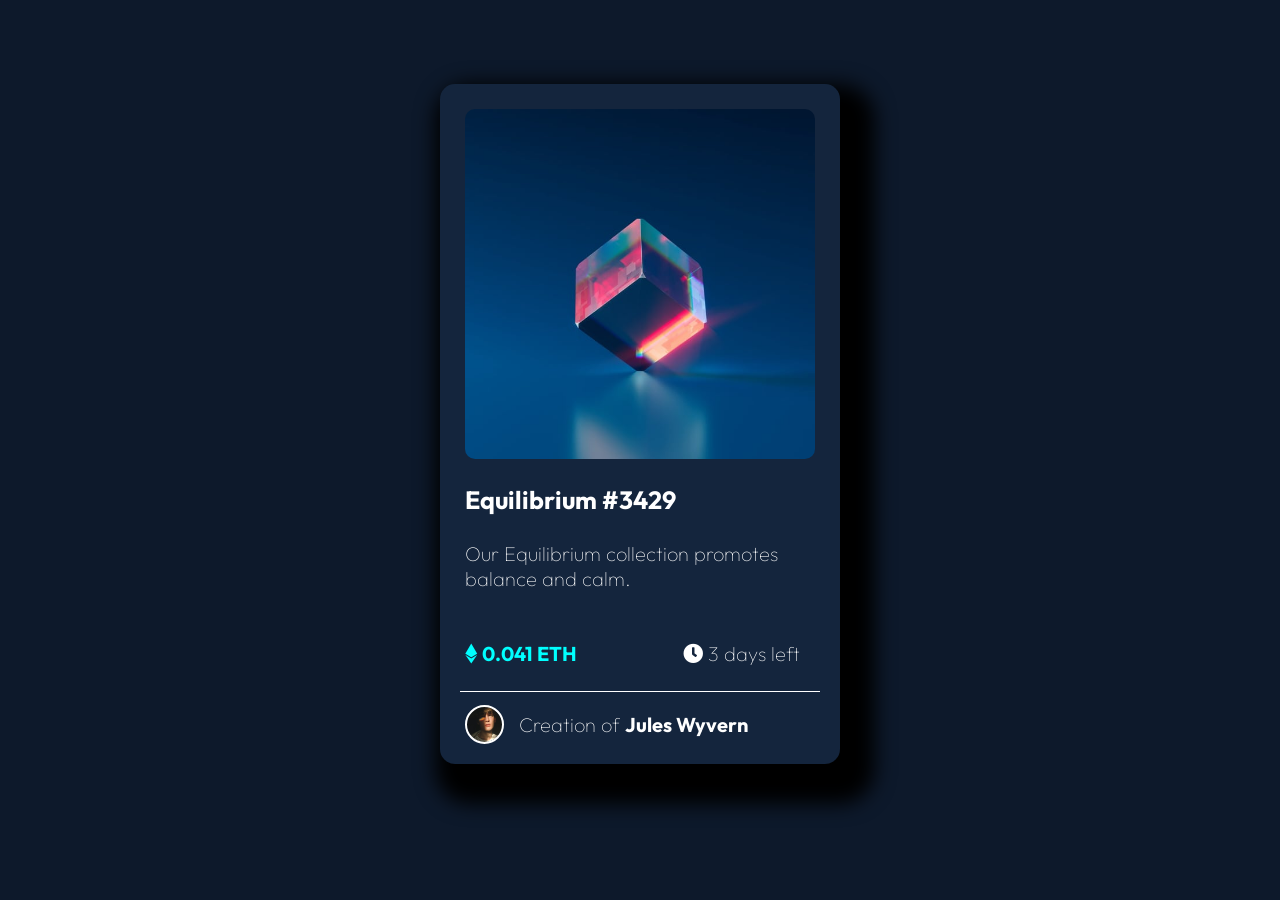
<file: index.html>
<!DOCTYPE html>
<html>
    <head>
        <meta charset="utf-8">
        <meta http-equiv="X-UA-Compatible" content="IE-edge">
        <meta name="viewport" content="width-device-width, initial-scale=1.0">
        <link rel="stylesheet" href='./css/style.css'>
        <link rel="stylesheet" href="https://use.fontawesome.com/releases/v5.15.2/css/all.css">    
        <title>NFT Card</title>
    </head>
    <body>
        <div class="flex-container">
            <div class="flex-image">
                <img class="visual" src="./images/icon-view.svg" alt="visualizar">
            </div>
            <h1 class="title-card text">Equilibrium #3429</h1>
            <p class="textCard text">Our Equilibrium collection promotes balance and calm.</p>
            <div class="groupValue">
                <h2 class="textValor"><i class="fab fa-ethereum"></i> 0.041 ETH</h2>
                <p class="textStatus text"><i class="fas fa-clock"></i> 3 days left</p>
            </div>
            <div class="line"></div>
            <div class="groupCreator">
                <div class="profilePicture"></div>
                <p class="creatorName">Creation of <span>Jules Wyvern</span></p>
            </div>   
        </div>
    </body>
</html>
</file>
<file: css/style.css>
@import url("https://fonts.googleapis.com/css2?family=Outfit:wght@500&display=swap");
@import url("https://fonts.googleapis.com/css2?family=Outfit:wght@100;500&display=swap");
body {
  background-color: #0d192b;
  display: -webkit-box;
  display: -ms-flexbox;
  display: flex;
  -webkit-box-orient: horizontal;
  -webkit-box-direction: normal;
      -ms-flex-direction: row;
          flex-direction: row;
  -webkit-box-pack: center;
      -ms-flex-pack: center;
          justify-content: center;
}

.flex-container {
  width: 400px;
  height: 680px;
  background-color: #14253d;
  margin-top: 6%;
  border-radius: 15px;
  -webkit-box-shadow: 15px 20px 20px 20px #000000;
          box-shadow: 15px 20px 20px 20px #000000;
}

.flex-container .flex-image {
  width: 350px;
  height: 350px;
  background-repeat: no-repeat;
  background-image: url(../images/image-equilibrium.jpg);
  background-size: 350px 350px;
  margin: 25px 25px;
  border-radius: 10px;
  display: -webkit-box;
  display: -ms-flexbox;
  display: flex;
  -webkit-box-orient: horizontal;
  -webkit-box-direction: normal;
      -ms-flex-direction: row;
          flex-direction: row;
  -webkit-box-pack: center;
      -ms-flex-pack: center;
          justify-content: center;
  -webkit-box-align: center;
      -ms-flex-align: center;
          align-items: center;
}

.visual {
  z-index: -1;
}

.flex-image:hover {
  opacity: 60%;
}

.text {
  color: #ffffff;
  font-family: "Outfit", sans-serif;
  margin: 25px 40px 25px 25px;
}

.title-card {
  font-size: 25px;
  font-weight: bold;
}

.textCard {
  font-size: 20px;
  font-weight: lighter;
}

.groupValue {
  display: -webkit-box;
  display: -ms-flexbox;
  display: flex;
  -webkit-box-orient: horizontal;
  -webkit-box-direction: normal;
      -ms-flex-direction: row;
          flex-direction: row;
  -webkit-box-pack: justify;
      -ms-flex-pack: justify;
          justify-content: space-between;
}

.groupValue .textValor {
  font-family: "Outfit", sans-serif;
  font-size: 20px;
  font-weight: bold;
  color: aqua;
  margin: 25px;
}

.groupValue .textStatus {
  font-size: 20px;
  font-weight: lighter;
}

.line {
  background-color: #ffffff;
  width: 90%;
  height: 1px;
  margin-left: 5%;
}

.groupCreator {
  display: -webkit-box;
  display: -ms-flexbox;
  display: flex;
  -webkit-box-orient: horizontal;
  -webkit-box-direction: normal;
      -ms-flex-direction: row;
          flex-direction: row;
  -webkit-box-align: center;
      -ms-flex-align: center;
          align-items: center;
}

.groupCreator .profilePicture {
  width: 35px;
  height: 35px;
  background-repeat: no-repeat;
  background-image: url(../images/image-avatar.png);
  background-size: 35px 35px;
  margin: 0px 0px 0px 25px;
  border-radius: 100%;
  border-color: #ffffff;
  border-style: solid;
  border-width: 2px;
}

.groupCreator .creatorName {
  color: #ffffff;
  font-family: "Outfit", sans-serif;
  font-size: 20px;
  font-weight: lighter;
  margin-left: 15px;
}

span {
  font-weight: bold;
}

@media (max-width: 466px) {
  .flex-container {
    width: 90%;
    height: auto;
  }
  .flex-container .flex-image {
    width: 85%;
    height: 300px;
    background-size: 100%;
  }
  .textCard {
    margin: 10px 25px 0px 25px;
    font-size: 18px;
  }
  .textValor {
    font-size: 5px;
    font-weight: bold;
    color: aqua;
    margin: 10px;
  }
  .textStatus {
    font-size: 5px;
  }
  .creatorName {
    font-size: 5px;
  }
}
/*# sourceMappingURL=style.css.map */
</file>
